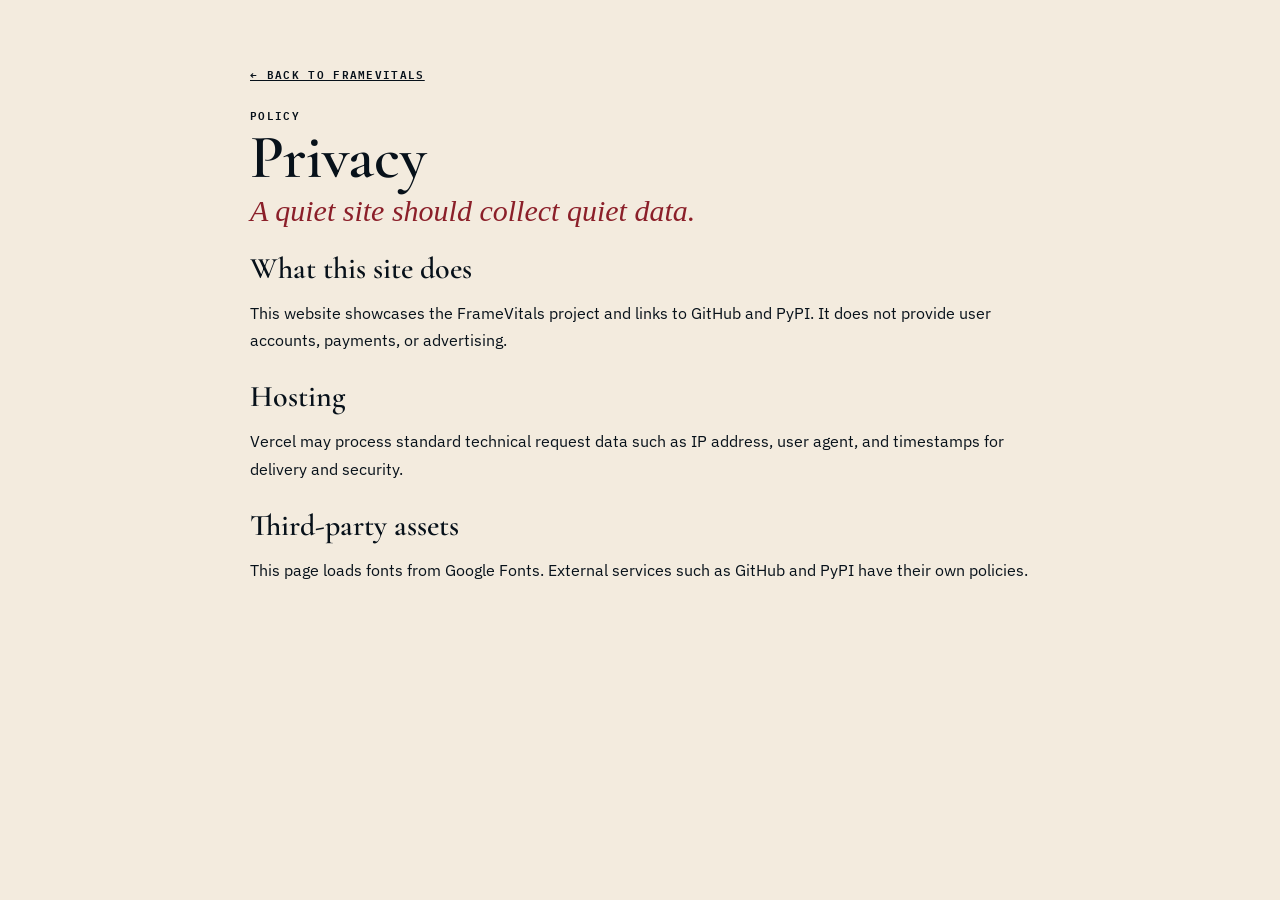
<file: website/privacy.html>
<!doctype html><html lang="en"><head><meta charset="utf-8"><meta name="viewport" content="width=device-width,initial-scale=1"><title>Privacy · FrameVitals</title><link rel="icon" href="favicon.svg" type="image/svg+xml"><link rel="preconnect" href="https://fonts.googleapis.com"><link rel="preconnect" href="https://fonts.gstatic.com" crossorigin><link href="https://fonts.googleapis.com/css2?family=Cormorant+Garamond:wght@600&family=IBM+Plex+Sans:wght@400;500&family=IBM+Plex+Mono:wght@500&family=IM+Fell+English:ital@1&display=swap" rel="stylesheet"><style>body{margin:0;background:#f3ebde;color:#07111a;font:16px/1.7 "IBM Plex Sans",Arial,sans-serif}a{color:inherit}.wrap{max-width:780px;margin:auto;padding:60px 24px 100px}.k{font:600 11px/1 "IBM Plex Mono",monospace;letter-spacing:.12em;text-transform:uppercase}.b{font:600 62px/.9 "Cormorant Garamond",serif;margin:10px 0}.s{font:italic 30px/1 "IM Fell English",serif;color:#8b1f29;margin:0 0 26px}h2{font:600 30px/1 "Cormorant Garamond",serif;margin:28px 0 8px}</style></head><body><main class="wrap"><a class="k" href="index.html">← Back to FrameVitals</a><div class="k" style="margin-top:22px">Policy</div><h1 class="b">Privacy</h1><p class="s">A quiet site should collect quiet data.</p><h2>What this site does</h2><p>This website showcases the FrameVitals project and links to GitHub and PyPI. It does not provide user accounts, payments, or advertising.</p><h2>Hosting</h2><p>Vercel may process standard technical request data such as IP address, user agent, and timestamps for delivery and security.</p><h2>Third-party assets</h2><p>This page loads fonts from Google Fonts. External services such as GitHub and PyPI have their own policies.</p></main></body></html>
</file>
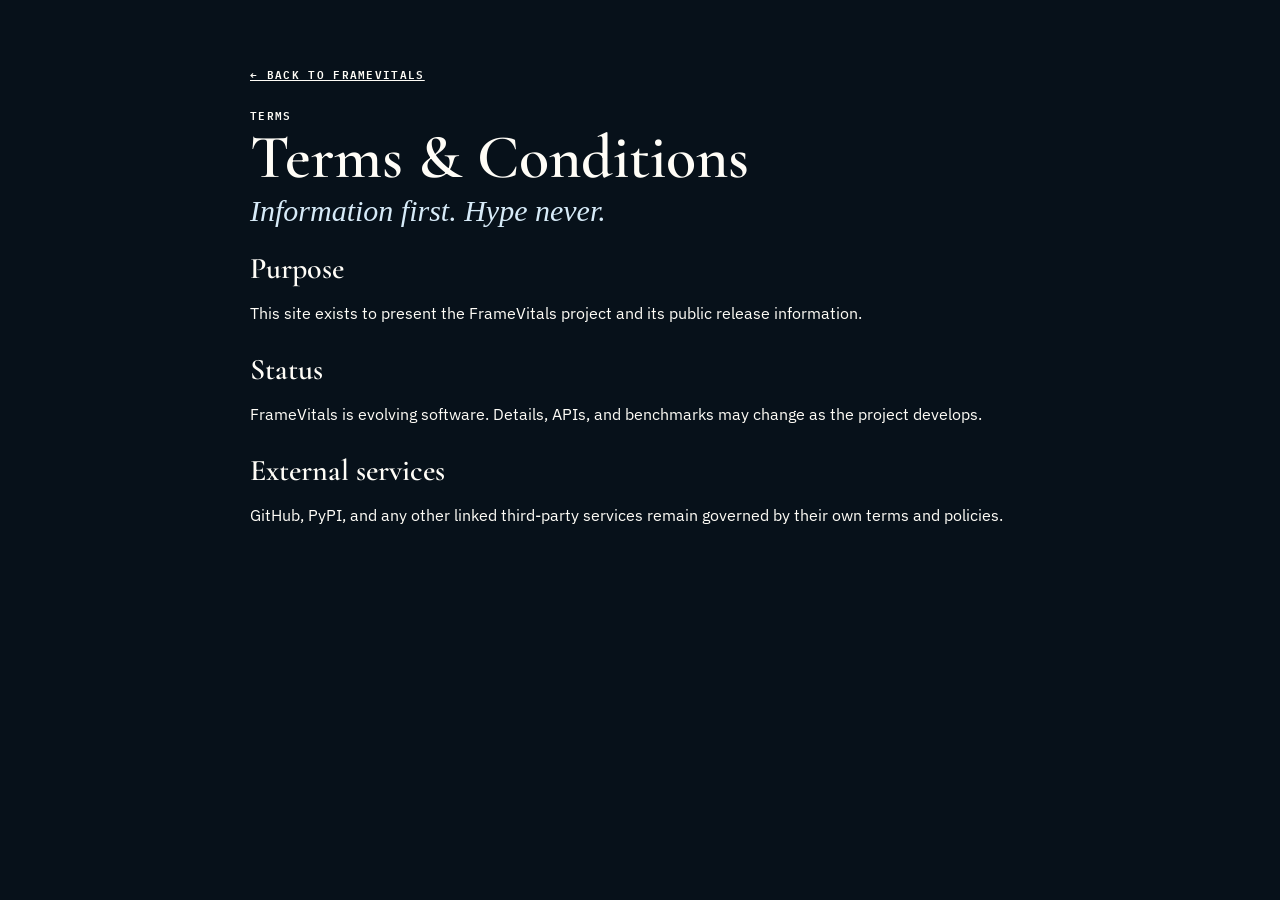
<file: website/terms.html>
<!doctype html><html lang="en"><head><meta charset="utf-8"><meta name="viewport" content="width=device-width,initial-scale=1"><title>Terms · FrameVitals</title><link rel="icon" href="favicon.svg" type="image/svg+xml"><link rel="preconnect" href="https://fonts.googleapis.com"><link rel="preconnect" href="https://fonts.gstatic.com" crossorigin><link href="https://fonts.googleapis.com/css2?family=Cormorant+Garamond:wght@600&family=IBM+Plex+Sans:wght@400;500&family=IBM+Plex+Mono:wght@500&family=IM+Fell+English:ital@1&display=swap" rel="stylesheet"><style>body{margin:0;background:#07111a;color:#fffdf7;font:16px/1.7 "IBM Plex Sans",Arial,sans-serif}a{color:inherit}.wrap{max-width:780px;margin:auto;padding:60px 24px 100px}.k{font:600 11px/1 "IBM Plex Mono",monospace;letter-spacing:.12em;text-transform:uppercase}.b{font:600 62px/.9 "Cormorant Garamond",serif;margin:10px 0}.s{font:italic 30px/1 "IM Fell English",serif;color:#d7ebf8;margin:0 0 26px}h2{font:600 30px/1 "Cormorant Garamond",serif;margin:28px 0 8px}</style></head><body><main class="wrap"><a class="k" href="index.html">← Back to FrameVitals</a><div class="k" style="margin-top:22px">Terms</div><h1 class="b">Terms &amp; Conditions</h1><p class="s">Information first. Hype never.</p><h2>Purpose</h2><p>This site exists to present the FrameVitals project and its public release information.</p><h2>Status</h2><p>FrameVitals is evolving software. Details, APIs, and benchmarks may change as the project develops.</p><h2>External services</h2><p>GitHub, PyPI, and any other linked third-party services remain governed by their own terms and policies.</p></main></body></html>
</file>
